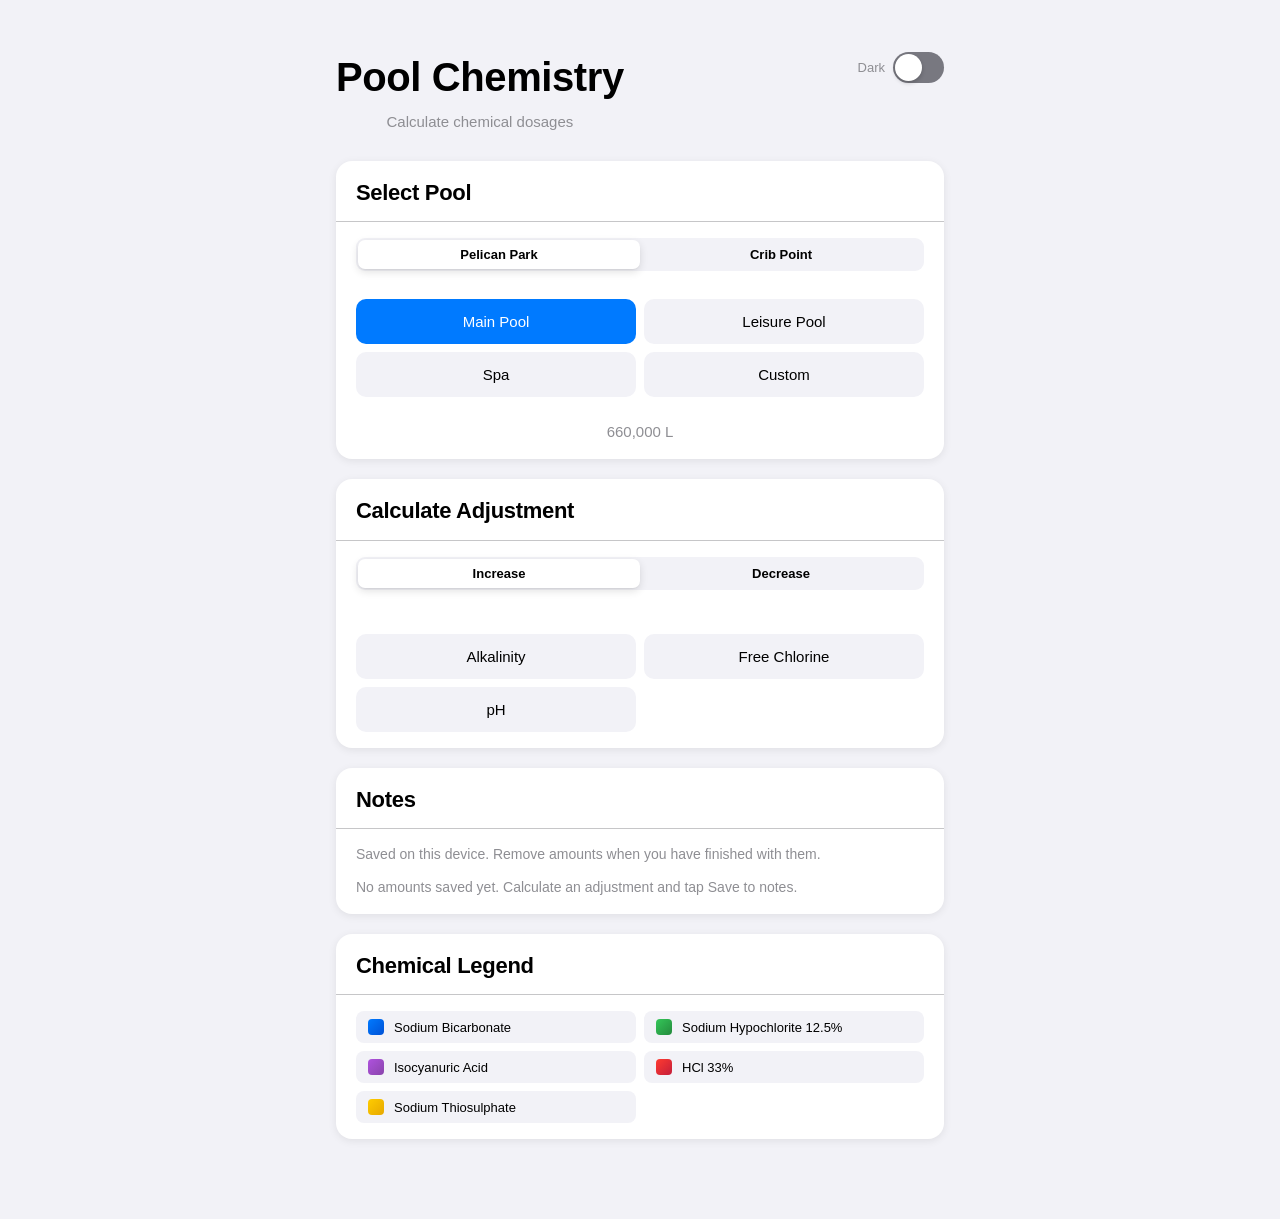
<file: index.html>
<!DOCTYPE html>
<html lang="en">
<head>
    <meta charset="UTF-8">
    <meta name="viewport" content="width=device-width, initial-scale=1.0, viewport-fit=cover">
    <meta name="apple-mobile-web-app-capable" content="yes">
    <meta name="apple-mobile-web-app-status-bar-style" content="default">
    <title>Pool Chemistry Calculator</title>
    <link rel="stylesheet" href="styles.css">
</head>
<body>
    <div class="container">
        <header>
            <div class="header-row">
                <div>
                    <h1>Pool Chemistry</h1>
                    <p class="subtitle">Calculate chemical dosages</p>
                </div>
                <div class="theme-toggle-wrapper">
                    <span class="theme-toggle-label">Dark</span>
                    <button class="theme-toggle" id="themeToggle" aria-label="Toggle dark mode">
                        <span class="theme-toggle-knob"></span>
                    </button>
                </div>
            </div>
        </header>

        <!-- Pool Selection -->
        <div class="card">
            <div class="card-header">
                <h2 class="card-title">Select Pool</h2>
            </div>
            <div class="card-body">
                <div class="toggle-group">
                    <button class="toggle-option active" data-facility="pelican">Pelican Park</button>
                    <button class="toggle-option" data-facility="cribpoint">Crib Point</button>
                </div>
            </div>

            <div class="calculation-grid" id="pelicanPools" style="padding: 0 20px 16px;">
                <button class="calc-button active" data-pool="660000">Main Pool</button>
                <button class="calc-button" data-pool="76000">Leisure Pool</button>
                <button class="calc-button" data-pool="12000">Spa</button>
                <button class="calc-button" data-pool="custom">Custom</button>
            </div>

            <div class="calculation-grid hidden" id="cribpointPools" style="padding: 0 20px 16px;">
                <button class="calc-button" data-pool="440000">Main Pool</button>
                <button class="calc-button" data-pool="15000">Leisure Pool</button>
                <button class="calc-button" data-pool="custom">Custom</button>
            </div>

            <div class="card-body" style="padding-top: 0;">
                <span class="pool-volume-display" id="poolVolume" style="display: block; text-align: center;">660,000 L</span>

                <div class="hidden" id="customVolumeGroup" style="margin-top: 16px;">
                    <div class="form-group">
                        <label for="customVolume">Custom Volume (L)</label>
                        <input type="number" id="customVolume" placeholder="Enter volume in litres" min="0" step="any" inputmode="decimal">
                    </div>
                    <div class="form-group">
                        <label for="customPoolName">Custom Pool Name</label>
                        <input type="text" id="customPoolName" placeholder="e.g. Training Pool" maxlength="80" aria-describedby="customPoolNameHint">
                        <p class="field-hint" id="customPoolNameHint">A name is needed to save this pool to notes.</p>
                    </div>
                </div>
            </div>
        </div>

        <!-- Chemical Calculator -->
        <div class="card">
            <div class="card-header">
                <h2 class="card-title">Calculate Adjustment</h2>
            </div>
            <div class="card-body">
                <div class="toggle-group">
                    <button class="toggle-option active" data-direction="increase">Increase</button>
                    <button class="toggle-option" data-direction="decrease">Decrease</button>
                </div>
            </div>

            <div class="calculation-grid" id="increaseOptions">
                <button class="calc-button" data-calc="alkalinity-up">Alkalinity</button>
                <button class="calc-button" data-calc="chlorine-up">Free Chlorine</button>
                <button class="calc-button" data-calc="ph-up">pH</button>
                <button class="calc-button hidden" data-calc="cya-up" id="cyaButton">CYA</button>
            </div>

            <div class="calculation-grid hidden" id="decreaseOptions">
                <button class="calc-button" data-calc="alkalinity-down">Alkalinity</button>
                <button class="calc-button" data-calc="chlorine-down">Free Chlorine</button>
                <button class="calc-button" data-calc="ph-down">pH</button>
            </div>

            <div id="calculatorInputs" class="hidden">
                <div id="chemicalOptions" class="hidden" style="padding: 0 20px 16px;"></div>

                <div class="card-body">
                    <div class="input-row">
                        <div class="form-group">
                            <label for="currentValue">Current (mg/L)</label>
                            <input type="number" id="currentValue" placeholder="0" step="0.1" min="0">
                        </div>
                        <div class="form-group">
                            <label for="targetValue">Target (mg/L)</label>
                            <input type="number" id="targetValue" placeholder="0" step="0.1" min="0">
                        </div>
                    </div>
                    <p class="field-hint">Readings reset when changing pools.</p>
                </div>
            </div>

            <div id="result" class="result-card">
                <div class="result-label">Add</div>
                <div>
                    <span class="result-value" id="resultValue">0</span>
                    <span class="result-unit" id="resultUnit">kg</span>
                </div>
                <div class="result-chemical" id="resultChemical">Sodium Bicarbonate</div>
                <button type="button" class="save-note-button hidden" id="saveNote">Save to notes</button>
                <p class="save-status" id="saveStatus" role="status"></p>
            </div>
        </div>

        <section class="card" id="notes" aria-labelledby="notesTitle">
            <div class="card-header">
                <h2 class="card-title" id="notesTitle">Notes</h2>
            </div>
            <div class="card-body">
                <p class="notes-hint">Saved on this device. Remove amounts when you have finished with them.</p>
                <p class="notes-empty" id="notesEmpty">No amounts saved yet. Calculate an adjustment and tap Save to notes.</p>
                <ul class="notes-list" id="notesList"></ul>
                <p class="notes-status" id="notesStatus" role="status"></p>
                <button type="button" class="notes-action hidden" id="printNotes">Print notes</button>
            </div>
        </section>

        <!-- Chemical Legend -->
        <div class="card">
            <div class="card-header">
                <h2 class="card-title">Chemical Legend</h2>
            </div>
            <div class="legend-grid">
                <div class="legend-item">
                    <div class="legend-color bicarb"></div>
                    <span class="legend-name">Sodium Bicarbonate</span>
                </div>
                <div class="legend-item">
                    <div class="legend-color hypo"></div>
                    <span class="legend-name">Sodium Hypochlorite 12.5%</span>
                </div>
                <div class="legend-item">
                    <div class="legend-color cya"></div>
                    <span class="legend-name">Isocyanuric Acid</span>
                </div>
                <div class="legend-item">
                    <div class="legend-color hcl"></div>
                    <span class="legend-name">HCl 33%</span>
                </div>
                <div class="legend-item">
                    <div class="legend-color thio"></div>
                    <span class="legend-name">Sodium Thiosulphate</span>
                </div>
            </div>
        </div>
    </div>

    <script src="calculator.js"></script>
</body>
</html>
</file>
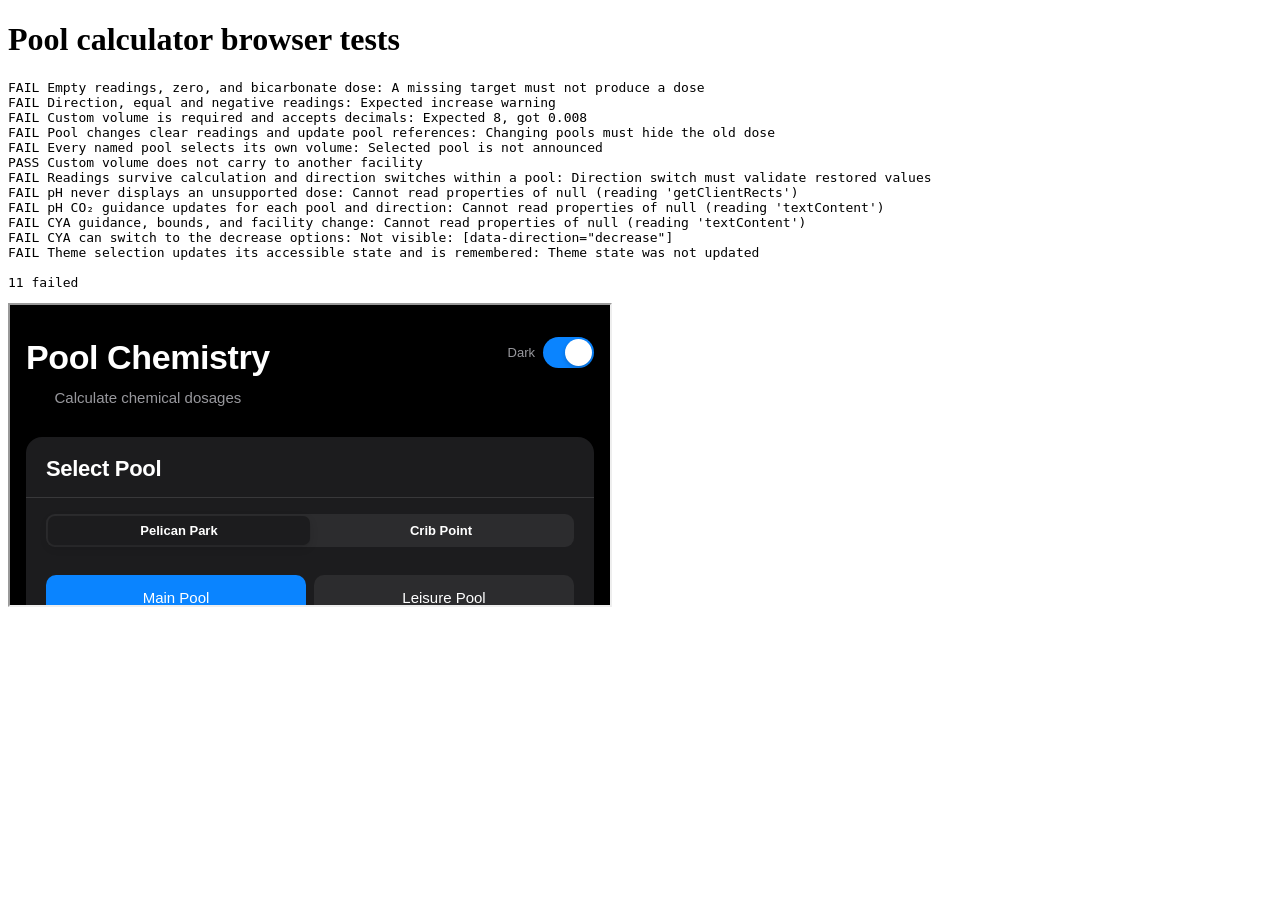
<file: tests/calculator.html>
<!DOCTYPE html>
<html lang="en">
<head>
    <meta charset="utf-8">
    <title>Pool calculator browser tests</title>
</head>
<body>
    <h1>Pool calculator browser tests</h1>
    <pre id="results">Running…</pre>
    <iframe id="calculator" title="Calculator under test" src="../index.html" width="600" height="300"></iframe>
    <script>
        const frame = document.getElementById('calculator');
        const output = document.getElementById('results');
        const tests = [];

        function test(name, run) {
            tests.push({ name, run });
        }

        function assert(condition, message) {
            if (!condition) throw new Error(message);
        }

        function click(doc, selector) {
            const element = doc.querySelector(selector);
            assert(element, 'Missing ' + selector);
            assert(element.getClientRects().length > 0, 'Not visible: ' + selector);
            element.click();
        }

        function fill(doc, selector, value) {
            const input = doc.querySelector(selector);
            input.value = value;
            input.dispatchEvent(new frame.contentWindow.Event('input', { bubbles: true }));
        }

        function visible(doc, selector) {
            return doc.querySelector(selector).getClientRects().length > 0;
        }

        function text(doc, selector) {
            return doc.querySelector(selector).textContent;
        }

        function amount(doc, value, unit) {
            assert(visible(doc, '#result'), 'Expected a result');
            assert(text(doc, '#resultValue') === value, 'Expected ' + value + ', got ' + text(doc, '#resultValue'));
            assert(text(doc, '#resultUnit') === unit, 'Expected unit ' + unit);
        }

        function readings(doc, current, target) {
            fill(doc, '#currentValue', current);
            fill(doc, '#targetValue', target);
        }

        test('Empty readings, zero, and bicarbonate dose', (doc) => {
            click(doc, '[data-calc="alkalinity-up"]');
            fill(doc, '#currentValue', '0');
            assert(!visible(doc, '#result'), 'A missing target must not produce a dose');
            fill(doc, '#targetValue', '10');
            amount(doc, '11.09', 'kg');
            assert(text(doc, '#resultChemical') === 'Sodium bicarbonate', 'Wrong chemical');
            fill(doc, '#currentValue', '');
            assert(!visible(doc, '#result'), 'Clearing a reading must hide the dose');
        });

        test('Direction, equal and negative readings', (doc) => {
            click(doc, '[data-calc="chlorine-up"]');
            readings(doc, '2', '1');
            assert(text(doc, '#resultValue').includes('target must be higher'), 'Expected increase warning');
            readings(doc, '2', '2');
            assert(text(doc, '#resultLabel') === 'No adjustment needed', 'Expected equal-reading message');
            readings(doc, '-1', '2');
            assert(text(doc, '#resultValue').includes('non-negative'), 'Expected negative-reading warning');
            readings(doc, '2', '0');
            click(doc, '[data-direction="decrease"]');
            amount(doc, '1.32', 'kg');
            readings(doc, '1', '2');
            assert(text(doc, '#resultValue').includes('target must be lower'), 'Expected decrease warning');
        });

        test('Custom volume is required and accepts decimals', (doc) => {
            click(doc, '#pelicanPools [data-pool="custom"]');
            click(doc, '[data-calc="chlorine-up"]');
            readings(doc, '0', '1');
            assert(text(doc, '#resultValue').includes('volume greater than zero'), 'Blank volume must not reuse the main pool');
            fill(doc, '#customVolume', '0');
            assert(text(doc, '#resultValue').includes('volume greater than zero'), 'Zero volume must not produce a dose');
            fill(doc, '#customVolume', '-1000');
            assert(text(doc, '#resultValue').includes('volume greater than zero'), 'Negative volume must not produce a dose');
            fill(doc, '#customVolume', '1000.5');
            amount(doc, '8', 'mL');
            fill(doc, '#customVolume', '0.001');
            assert(Number(text(doc, '#resultValue').replaceAll(',', '')) > 0, 'A small dose must not round to zero');
            assert(text(doc, '#resultUnit') === 'mL', 'Small liquid dose should use mL');
            fill(doc, '#customVolume', '');
            assert(text(doc, '#resultValue').includes('volume greater than zero'), 'Clearing volume must hide the dose');
        });

        test('Pool changes clear readings and update pool references', (doc) => {
            click(doc, '[data-calc="chlorine-up"]');
            readings(doc, '1', '2');
            click(doc, '#pelicanPools [data-pool="12000"]');
            assert(doc.querySelector('#currentValue').value === '' && doc.querySelector('#targetValue').value === '', 'Readings carried into another pool');
            assert(!visible(doc, '#result'), 'Changing pools must hide the old dose');
            assert(text(doc, '#targetHint').includes('3–4.5 mg/L'), 'Spa reference did not update');
            click(doc, '#pelicanPools [data-pool="custom"]');
            fill(doc, '#customVolume', '660000');
            assert(text(doc, '#targetHint').includes('site procedure'), 'A custom volume must not inherit a named pool reference');
            click(doc, '[data-facility="cribpoint"]');
            assert(text(doc, '#targetHint').includes('2–3.5 mg/L'), 'Facility reference did not update');
        });

        test('Every named pool selects its own volume', (doc) => {
            const checkPool = (selector, volume) => {
                click(doc, selector);
                assert(text(doc, '#poolVolume') === volume + ' L', 'Wrong volume for ' + selector);
                assert(doc.querySelector(selector).getAttribute('aria-pressed') === 'true', 'Selected pool is not announced');
            };
            checkPool('#pelicanPools [data-pool="660000"]', '660,000');
            checkPool('#pelicanPools [data-pool="76000"]', '76,000');
            checkPool('#pelicanPools [data-pool="12000"]', '12,000');
            click(doc, '[data-facility="cribpoint"]');
            checkPool('#cribpointPools [data-pool="440000"]', '440,000');
            checkPool('#cribpointPools [data-pool="15000"]', '15,000');
        });

        test('Custom volume does not carry to another facility', (doc) => {
            click(doc, '#pelicanPools [data-pool="custom"]');
            fill(doc, '#customVolume', '12345.5');
            click(doc, '#pelicanPools [data-pool="660000"]');
            click(doc, '#pelicanPools [data-pool="custom"]');
            assert(doc.querySelector('#customVolume').value === '12345.5', 'Custom volume was not remembered');
            click(doc, '[data-facility="cribpoint"]');
            click(doc, '#cribpointPools [data-pool="custom"]');
            assert(doc.querySelector('#customVolume').value === '', 'Custom volume carried into a different facility');
        });

        test('Readings survive calculation and direction switches within a pool', (doc) => {
            click(doc, '[data-calc="alkalinity-up"]');
            readings(doc, '80', '100');
            click(doc, '[data-calc="chlorine-up"]');
            assert(doc.querySelector('#currentValue').value === '', 'Different calculations should start empty');
            readings(doc, '1', '2');
            click(doc, '[data-calc="alkalinity-up"]');
            assert(doc.querySelector('#currentValue').value === '80' && doc.querySelector('#targetValue').value === '100', 'Alkalinity readings were not restored');
            click(doc, '[data-direction="decrease"]');
            assert(text(doc, '#resultValue').includes('target must be lower'), 'Direction switch must validate restored values');
            readings(doc, '100', '80');
            amount(doc, '26.40', 'L');
            assert(text(doc, '#resultLabel').includes('not a single dose'), 'Acid total must be clearly labelled');
            assert(text(doc, '#resultNote').includes('lower pH'), 'Acid warning is missing');
            click(doc, '[data-direction="increase"]');
            assert(doc.querySelector('#currentValue').value === '100' && doc.querySelector('#targetValue').value === '80', 'Direction switch lost readings');
            assert(text(doc, '#resultValue').includes('target must be higher'), 'Direction switch must not invert readings');
        });

        test('pH never displays an unsupported dose', (doc) => {
            click(doc, '[data-calc="alkalinity-up"]');
            readings(doc, '80', '100');
            click(doc, '[data-calc="ph-up"]');
            assert(visible(doc, '#calculationNotice') && text(doc, '#calculationNotice').includes('off for 30 minutes'), 'Expected CO₂-off guidance');
            assert(text(doc, '#calculationNotice').includes('alkalinity') && text(doc, '#calculationNotice').includes('free chlorine'), 'Expected alkalinity and chlorine checks');
            assert(!visible(doc, '#result') && !visible(doc, '#calculatorInputs'), 'pH must not show a dose');
            click(doc, '[data-direction="decrease"]');
            assert(text(doc, '#calculationNotice').includes('on for 30 minutes'), 'Expected CO₂-on guidance');
            assert(text(doc, '#calculationNotice').includes('hydrochloric acid') && text(doc, '#calculationNotice').includes('acid demand'), 'Expected acid fallback guidance');
            assert(!visible(doc, '#result'), 'pH decrease must not show a dose');
        });

        test('pH CO₂ guidance updates for each pool and direction', (doc) => {
            click(doc, '[data-calc="ph-up"]');
            const checkPool = (selector, minutes) => {
                click(doc, selector);
                assert(text(doc, '#calculationNotice').includes(`off for ${minutes} minutes`), 'Wrong CO₂-off time for ' + selector);
                click(doc, '[data-direction="decrease"]');
                assert(text(doc, '#calculationNotice').includes(`on for ${minutes} minutes`), 'Wrong CO₂-on time for ' + selector);
                click(doc, '[data-direction="increase"]');
            };
            checkPool('#pelicanPools [data-pool="660000"]', 30);
            checkPool('#pelicanPools [data-pool="76000"]', 15);
            checkPool('#pelicanPools [data-pool="12000"]', 5);
            click(doc, '[data-facility="cribpoint"]');
            checkPool('#cribpointPools [data-pool="440000"]', 30);
            checkPool('#cribpointPools [data-pool="15000"]', 15);
            click(doc, '#cribpointPools [data-pool="custom"]');
            assert(text(doc, '#calculationNotice').includes('custom pool') && text(doc, '#calculationNotice').includes('dosing off'), 'Custom pool should not inherit a fixed time');
            click(doc, '[data-direction="decrease"]');
            assert(text(doc, '#calculationNotice').includes('custom pool') && text(doc, '#calculationNotice').includes('dosing on'), 'Custom pool should not inherit a fixed time');
        });

        test('CYA guidance, bounds, and facility change', (doc) => {
            click(doc, '[data-facility="cribpoint"]');
            click(doc, '#cyaButton');
            assert(text(doc, '#targetHint').includes('at or below 30'), 'CYA guidance should not present 30 as a minimum');
            readings(doc, '0', '100.1');
            assert(text(doc, '#resultValue').includes('cannot exceed 100'), 'Expected CYA limit warning');
            readings(doc, '0', '30');
            amount(doc, '13.20', 'kg');
            assert(text(doc, '#resultNote').includes('outdoor'), 'CYA outdoor warning is missing');
            click(doc, '[data-facility="pelican"]');
            assert(!visible(doc, '#result') && !visible(doc, '#calculatorInputs'), 'CYA must reset when unavailable');
            assert(visible(doc, '[data-direction="decrease"]'), 'Decrease must remain available');
            assert(!visible(doc, '#cyaButton'), 'CYA must be hidden at Pelican Park');
        });

        test('CYA can switch to the decrease options', (doc) => {
            click(doc, '[data-facility="cribpoint"]');
            click(doc, '#cyaButton');
            readings(doc, '0', '30');
            click(doc, '[data-direction="decrease"]');
            assert(!visible(doc, '#result'), 'CYA dose must be cleared');
            assert(visible(doc, '[data-calc="chlorine-down"]'), 'Decrease options must be available');
            click(doc, '[data-calc="chlorine-down"]');
            readings(doc, '2', '1');
            amount(doc, '440', 'g');
        });

        test('Theme selection updates its accessible state and is remembered', (doc) => {
            const button = doc.querySelector('#themeToggle');
            const wasDark = button.getAttribute('aria-pressed') === 'true';
            button.click();
            assert(button.getAttribute('aria-pressed') === String(!wasDark), 'Theme state was not updated');
            assert(frame.contentWindow.localStorage.getItem('theme') === (wasDark ? 'light' : 'dark'), 'Theme preference was not saved');
        });

        async function runTests() {
            const lines = [];
            let failures = 0;
            for (const [index, item] of tests.entries()) {
                const loaded = new Promise((resolve) => frame.addEventListener('load', resolve, { once: true }));
                frame.src = '../index.html?test=' + index;
                await loaded;
                try {
                    item.run(frame.contentDocument);
                    lines.push('PASS ' + item.name);
                } catch (error) {
                    failures++;
                    lines.push('FAIL ' + item.name + ': ' + error.message);
                }
            }
            output.textContent = lines.join('\n') + '\n\n' + (failures ? failures + ' failed' : 'All tests passed');
            document.body.dataset.status = failures ? 'failed' : 'passed';
        }
        runTests();
    </script>
</body>
</html>
</file>
<file: styles.css>
* {
    margin: 0;
    padding: 0;
    box-sizing: border-box;
}

:root {
    --ios-blue: #007AFF;
    --ios-gray: #8E8E93;
    --ios-light-gray: #F2F2F7;
    --ios-separator: #C6C6C8;
    --ios-background: #FFFFFF;
    --ios-grouped-bg: #F2F2F7;
    --ios-text: #000000;
    --ios-text-secondary: #000000;
    --shadow: 0 2px 8px rgba(0, 0, 0, 0.08);
    --shadow-hover: 0 4px 12px rgba(0, 0, 0, 0.12);
    --input-focus-bg: #E8E8ED;
}

[data-theme="dark"] {
    --ios-blue: #0A84FF;
    --ios-gray: #98989D;
    --ios-light-gray: #2C2C2E;
    --ios-separator: #38383A;
    --ios-background: #1C1C1E;
    --ios-grouped-bg: #000000;
    --ios-text: #FFFFFF;
    --ios-text-secondary: #FFFFFF;
    --shadow: 0 2px 8px rgba(0, 0, 0, 0.3);
    --shadow-hover: 0 4px 12px rgba(0, 0, 0, 0.4);
    --input-focus-bg: #3A3A3C;
}

body {
    font-family: -apple-system, BlinkMacSystemFont, "Segoe UI", Roboto, Helvetica, Arial, sans-serif;
    background: var(--ios-grouped-bg);
    color: var(--ios-text);
    line-height: 1.47;
    -webkit-font-smoothing: antialiased;
    -moz-osx-font-smoothing: grayscale;
    padding: env(safe-area-inset-top) env(safe-area-inset-right) env(safe-area-inset-bottom) env(safe-area-inset-left);
    min-height: 100vh;
    transition: background-color 0.3s ease, color 0.3s ease;
}

.container {
    max-width: 640px;
    margin: 0 auto;
    padding: 20px 16px 60px;
}

header {
    text-align: center;
    margin-bottom: 28px;
    padding-top: 8px;
}

h1 {
    font-size: 34px;
    font-weight: 700;
    letter-spacing: -0.4px;
    margin-bottom: 4px;
}

.subtitle {
    color: var(--ios-gray);
    font-size: 15px;
    font-weight: 400;
}

.card {
    background: var(--ios-background);
    border-radius: 16px;
    padding: 0;
    margin-bottom: 16px;
    box-shadow: var(--shadow);
    overflow: hidden;
}

.card-header {
    padding: 16px 20px 12px;
    border-bottom: 0.5px solid var(--ios-separator);
}

.card-title {
    font-size: 22px;
    font-weight: 600;
    letter-spacing: -0.3px;
    color: var(--ios-text);
}

.card-body {
    padding: 16px 20px;
}

.form-group {
    margin-bottom: 20px;
}

.form-group:last-child {
    margin-bottom: 0;
}

label {
    display: block;
    font-size: 13px;
    font-weight: 400;
    margin-bottom: 8px;
    color: var(--ios-gray);
    text-transform: uppercase;
    letter-spacing: -0.08px;
}

select, input[type="number"], input[type="text"] {
    width: 100%;
    padding: 11px 16px;
    font-size: 17px;
    border: none;
    border-radius: 10px;
    background: var(--ios-light-gray);
    transition: all 0.2s ease;
    -webkit-appearance: none;
    appearance: none;
    font-family: inherit;
    color: var(--ios-text);
}

select {
    background-image: url("data:image/svg+xml,%3Csvg width='14' height='8' viewBox='0 0 14 8' fill='none' xmlns='http://www.w3.org/2000/svg'%3E%3Cpath d='M1 1L7 7L13 1' stroke='%23C7C7CC' stroke-width='2' stroke-linecap='round' stroke-linejoin='round'/%3E%3C/svg%3E");
    background-repeat: no-repeat;
    background-position: right 14px center;
    padding-right: 44px;
}

input[type="number"]::-webkit-inner-spin-button,
input[type="number"]::-webkit-outer-spin-button {
    -webkit-appearance: none;
    margin: 0;
}

input[type="number"] {
    -moz-appearance: textfield;
    font-variant-numeric: tabular-nums;
}

select:focus, input:focus {
    outline: none;
    background: var(--input-focus-bg);
}

.hidden {
    display: none !important;
}

.reference-list {
    padding: 0;
}

.reference-item {
    display: flex;
    justify-content: space-between;
    align-items: center;
    padding: 12px 20px;
    border-bottom: 0.5px solid var(--ios-separator);
}

.reference-item:last-child {
    border-bottom: none;
}

.reference-label {
    font-size: 17px;
    color: var(--ios-text);
    font-weight: 400;
}

.reference-value {
    font-size: 17px;
    color: var(--ios-gray);
    font-weight: 400;
    text-align: right;
    font-variant-numeric: tabular-nums;
}

.calculation-grid {
    display: grid;
    grid-template-columns: repeat(2, 1fr);
    gap: 8px;
    padding: 16px 20px;
}

.calc-button {
    padding: 14px 12px;
    background: var(--ios-light-gray);
    border: none;
    border-radius: 10px;
    font-size: 15px;
    font-weight: 500;
    color: var(--ios-text);
    cursor: pointer;
    transition: all 0.15s ease;
    text-align: center;
    -webkit-tap-highlight-color: transparent;
}

.calc-button:active {
    transform: scale(0.96);
    background: var(--input-focus-bg);
}

.calc-button.active {
    background: var(--ios-blue);
    color: white;
}

.toggle-group {
    display: flex;
    background: var(--ios-light-gray);
    border-radius: 9px;
    padding: 2px;
    margin-bottom: 12px;
}

.toggle-option {
    flex: 1;
    padding: 7px 12px;
    background: transparent;
    border: none;
    border-radius: 7px;
    font-size: 13px;
    font-weight: 600;
    color: var(--ios-text);
    cursor: pointer;
    transition: all 0.2s cubic-bezier(0.4, 0, 0.2, 1);
    -webkit-tap-highlight-color: transparent;
}

.toggle-option.active {
    background: var(--ios-background);
    box-shadow: 0 3px 8px rgba(0, 0, 0, 0.12), 0 1px 1px rgba(0, 0, 0, 0.04);
}

.input-row {
    display: grid;
    grid-template-columns: 1fr 1fr;
    gap: 12px;
}

.result-card {
    background: linear-gradient(135deg, #007AFF 0%, #0051D5 100%);
    border-radius: 16px;
    color: white;
    text-align: center;
    margin: 0 20px;
    transform: scale(0.95);
    opacity: 0;
    max-height: 0;
    padding: 0 24px;
    overflow: hidden;
    transition: all 0.35s cubic-bezier(0.34, 1.56, 0.64, 1);
}

.result-card.show {
    transform: scale(1);
    opacity: 1;
    max-height: 500px;
    padding: 32px 24px;
    margin: 20px 20px 16px;
    animation: resultPulse 0.6s cubic-bezier(0.34, 1.56, 0.64, 1);
}

@keyframes resultPulse {
    0% { transform: scale(0.95); }
    50% { transform: scale(1.02); }
    100% { transform: scale(1); }
}

.result-label {
    font-size: 15px;
    opacity: 0.85;
    margin-bottom: 12px;
    font-weight: 500;
    letter-spacing: -0.2px;
}

.result-value {
    font-size: 56px;
    font-weight: 700;
    letter-spacing: -2px;
    line-height: 1;
    margin-bottom: 8px;
    font-variant-numeric: tabular-nums;
}

.result-unit {
    font-size: 22px;
    opacity: 0.9;
    font-weight: 600;
    letter-spacing: -0.3px;
}

.result-chemical {
    font-size: 17px;
    opacity: 0.8;
    margin-top: 16px;
    font-weight: 400;
    letter-spacing: -0.2px;
}

.field-hint,
.notes-hint,
.notes-empty,
.notes-status,
.note-meta {
    color: var(--ios-gray);
    font-size: 14px;
    line-height: 1.4;
}

.field-hint {
    margin-top: 8px;
}

.save-note-button,
.notes-action,
.note-remove {
    min-height: 44px;
    border: 0;
    border-radius: 10px;
    cursor: pointer;
    font: inherit;
    font-weight: 600;
}

.save-note-button {
    margin-top: 18px;
    padding: 10px 18px;
    background: white;
    color: #1a1a1a;
}

.save-status {
    margin-top: 10px;
    font-size: 14px;
}

.save-status:empty,
.notes-status:empty {
    display: none;
}

.result-card.chem-thio .save-status {
    color: #1a1a1a;
}

.notes-empty,
.notes-status {
    margin-top: 14px;
}

.notes-list {
    list-style: none;
}

.note-item {
    padding: 16px 0;
    border-bottom: 1px solid var(--ios-separator);
    overflow-wrap: anywhere;
}

.note-pool {
    font-size: 17px;
}

.note-dose {
    margin: 8px 0;
    font-size: 18px;
    font-weight: 700;
}

.note-remove,
.notes-action {
    padding: 10px 14px;
    background: var(--ios-light-gray);
    color: var(--ios-text);
}

.note-remove {
    margin-top: 10px;
}

.notes-action {
    margin-top: 16px;
}

button:focus-visible,
input:focus-visible {
    outline: 3px solid var(--ios-blue);
    outline-offset: 2px;
}

.result-card.mismatch {
    background: linear-gradient(135deg, #FF9500 0%, #FF6B00 100%);
}

.result-card.mismatch .result-value {
    font-size: 20px;
    letter-spacing: -0.3px;
    line-height: 1.4;
}

.result-card.mismatch .result-unit {
    display: none;
}

/* Chemical-specific colors */
.result-card.chem-bicarb {
    background: linear-gradient(135deg, #007AFF 0%, #0051D5 100%);
}
.result-card.chem-hypo {
    background: linear-gradient(135deg, #34C759 0%, #248A3D 100%);
}
.result-card.chem-cya {
    background: linear-gradient(135deg, #AF52DE 0%, #8944AB 100%);
}
.result-card.chem-hcl {
    background: linear-gradient(135deg, #FF3B30 0%, #C41E3A 100%);
}
.result-card.chem-thio {
    background: linear-gradient(135deg, #FFCC00 0%, #E6A800 100%);
}
.result-card.chem-thio .result-label,
.result-card.chem-thio .result-value,
.result-card.chem-thio .result-unit,
.result-card.chem-thio .result-chemical {
    color: #1a1a1a;
}

/* Legend styles */
.legend-grid {
    display: grid;
    grid-template-columns: repeat(2, 1fr);
    gap: 8px;
    padding: 16px 20px;
}

.legend-item {
    display: flex;
    align-items: center;
    gap: 10px;
    padding: 8px 12px;
    background: var(--ios-light-gray);
    border-radius: 8px;
}

.legend-color {
    width: 16px;
    height: 16px;
    border-radius: 4px;
    flex-shrink: 0;
}

.legend-color.bicarb { background: linear-gradient(135deg, #007AFF 0%, #0051D5 100%); }
.legend-color.hypo { background: linear-gradient(135deg, #34C759 0%, #248A3D 100%); }
.legend-color.cya { background: linear-gradient(135deg, #AF52DE 0%, #8944AB 100%); }
.legend-color.hcl { background: linear-gradient(135deg, #FF3B30 0%, #C41E3A 100%); }
.legend-color.thio { background: linear-gradient(135deg, #FFCC00 0%, #E6A800 100%); }

.legend-name {
    font-size: 13px;
    color: var(--ios-text);
    font-weight: 400;
    line-height: 1.2;
}

@media (max-width: 480px) {
    .legend-grid {
        grid-template-columns: 1fr;
    }
}

.pool-volume-display {
    display: block;
    margin-top: 8px;
    font-size: 15px;
    color: var(--ios-gray);
    font-weight: 400;
}

.info-badge {
    display: inline-block;
    background: rgba(0, 122, 255, 0.1);
    color: var(--ios-blue);
    padding: 2px 8px;
    border-radius: 6px;
    font-size: 11px;
    font-weight: 600;
    margin-left: 6px;
    text-transform: uppercase;
    letter-spacing: 0.5px;
}

@media (max-width: 480px) {
    .calculation-grid {
        grid-template-columns: 1fr;
    }

    h1 {
        font-size: 28px;
    }

    .result-value {
        font-size: 48px;
    }
}

@media (min-width: 768px) {
    .container {
        padding-top: 40px;
    }

    h1 {
        font-size: 40px;
    }

    .card {
        margin-bottom: 20px;
    }
}

@media (hover: hover) {
    .calc-button:hover {
        background: var(--input-focus-bg);
    }

    .calc-button.active:hover {
        background: #0066FF;
    }
}

/* Dark mode toggle */
.theme-toggle {
    position: relative;
    width: 51px;
    height: 31px;
    background: #787880;
    border-radius: 15.5px;
    border: none;
    cursor: pointer;
    transition: background-color 0.3s ease;
    -webkit-tap-highlight-color: transparent;
}

[data-theme="dark"] .theme-toggle {
    background: #636366;
}

.theme-toggle.active {
    background: var(--ios-blue);
}

.theme-toggle-knob {
    position: absolute;
    top: 2px;
    left: 2px;
    width: 27px;
    height: 27px;
    background: white;
    border-radius: 50%;
    box-shadow: 0 2px 4px rgba(0, 0, 0, 0.2);
    transition: transform 0.3s cubic-bezier(0.4, 0, 0.2, 1);
}

.theme-toggle.active .theme-toggle-knob {
    transform: translateX(20px);
}

.header-row {
    display: flex;
    justify-content: space-between;
    align-items: flex-start;
    margin-bottom: 8px;
}

.theme-toggle-wrapper {
    display: flex;
    align-items: center;
    gap: 8px;
    padding-top: 4px;
}

.theme-toggle-label {
    font-size: 13px;
    color: var(--ios-gray);
    font-weight: 400;
}

/* Smooth transitions for theme change */
.card {
    transition: background-color 0.3s ease, box-shadow 0.3s ease;
}

.toggle-group,
.calc-button,
.legend-item,
select,
input[type="number"] {
    transition: background-color 0.3s ease, color 0.3s ease;
}

@media print {
    body {
        background: white;
        color: black;
    }

    header,
    .container > .card:not(#notes),
    #notes button,
    .notes-hint,
    .notes-status {
        display: none !important;
    }

    .container {
        max-width: none;
        padding: 0;
    }

    #notes {
        --ios-text: black;
        --ios-gray: #444;
        background: white;
        box-shadow: none;
        overflow: visible;
    }

    .note-item {
        break-inside: avoid;
    }
}
</file>
